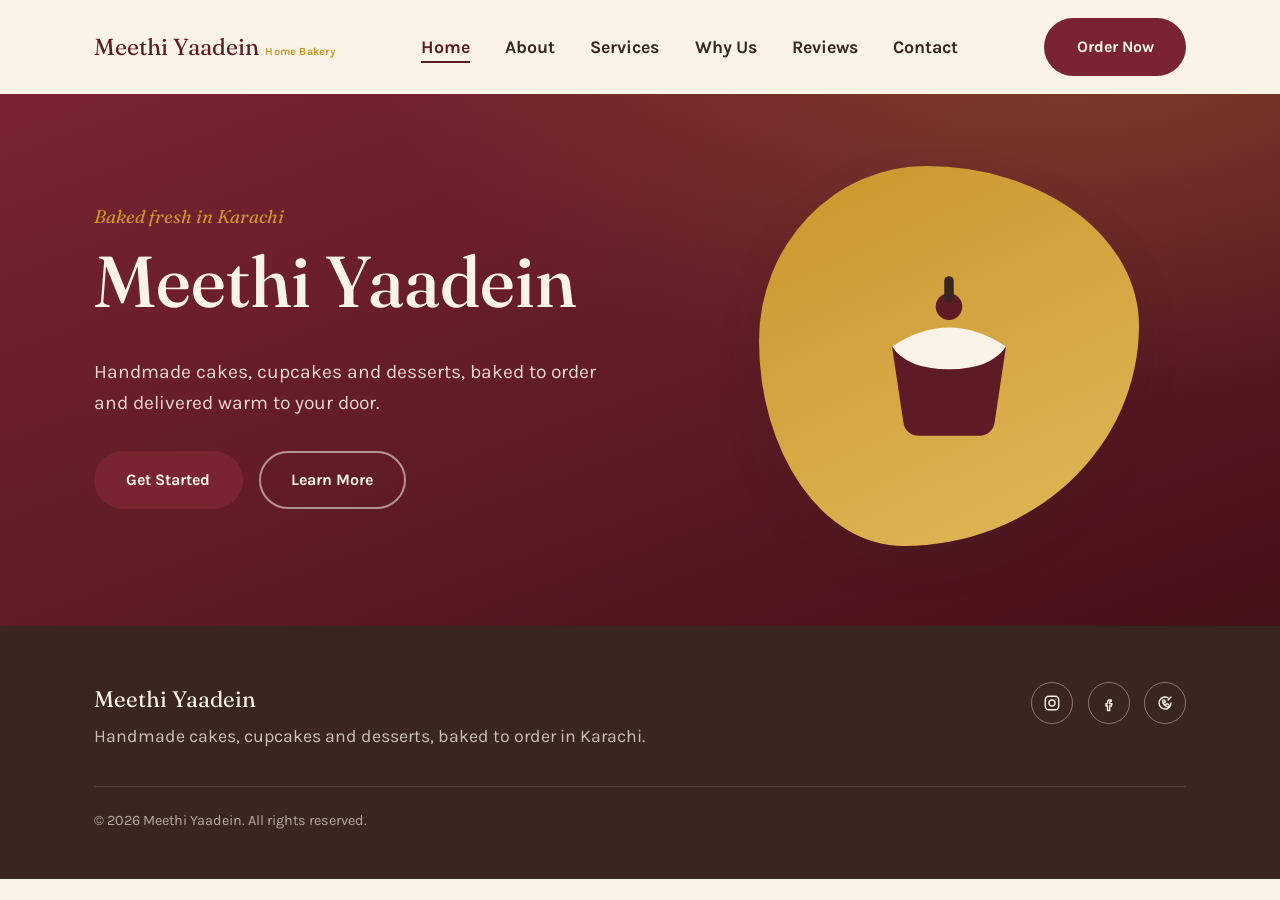
<file: index.html>
<!DOCTYPE html>
<html lang="en">
<head>
  <meta charset="UTF-8">
  <meta name="viewport" content="width=device-width, initial-scale=1.0">

  <title>Meethi Yaadein — Homemade Cakes & Desserts in Karachi</title>
  <meta name="description" content="Meethi Yaadein bakes custom birthday cakes, cupcakes and dessert tables by hand in Karachi, using real butter and no preservatives. Order online for doorstep delivery.">

  <meta property="og:title" content="Meethi Yaadein — Homemade Cakes & Desserts in Karachi">
  <meta property="og:description" content="Meethi Yaadein bakes custom birthday cakes, cupcakes and dessert tables by hand in Karachi, using real butter and no preservatives. Order online for doorstep delivery.">
  <meta property="og:type" content="website">
  <meta property="og:image" content="images/about-bakery.svg">

  <link rel="icon" type="image/svg+xml" href="images/favicon.svg">

  <link rel="preconnect" href="https://fonts.googleapis.com">
  <link rel="preconnect" href="https://fonts.gstatic.com" crossorigin>
  <link href="https://fonts.googleapis.com/css2?family=Fraunces:opsz,wght@9..144,500;9..144,600&family=Karla:wght@400;500;700&display=swap" rel="stylesheet">

  <link rel="stylesheet" href="style.css">
  <link rel="stylesheet" href="pages.css">
</head>
<body>

  <header class="site-header" id="siteHeader">
    <nav class="nav container" aria-label="Primary">
      <a href="index.html" class="brand">Meethi Yaadein <span>Home Bakery</span></a>

      <ul class="nav-links" id="navLinks">
        <li><a href="index.html" class="active" aria-current="page">Home</a></li>
        <li><a href="about.html">About</a></li>
        <li><a href="services.html">Services</a></li>
        <li><a href="why-us.html">Why Us</a></li>
        <li><a href="reviews.html">Reviews</a></li>
        <li><a href="contact.html">Contact</a></li>
      </ul>

      <a href="contact.html" class="btn btn-primary nav-cta">Order Now</a>

      <button class="nav-toggle" id="navToggle" aria-label="Toggle navigation menu" aria-expanded="false" aria-controls="navLinks">
        <span></span><span></span><span></span>
      </button>
    </nav>
  </header>

  <section class="hero" id="top">
    <div class="container">
      <div class="hero-copy">
        <p class="kicker">Baked fresh in Karachi</p>
        <h1>Meethi Yaadein</h1>
        <p class="hero-tagline">Handmade cakes, cupcakes and desserts, baked to order and delivered warm to your door.</p>
        <div class="hero-ctas">
          <a href="contact.html" class="btn btn-primary">Get Started</a>
          <a href="services.html" class="btn btn-secondary">Learn More</a>
        </div>
      </div>
      <div class="hero-art" aria-hidden="true">
        <div class="hero-blob">
          <svg class="hero-blob-icon" viewBox="0 0 120 120" xmlns="http://www.w3.org/2000/svg">
            <path d="M30 55 h60 l-6 40 a8 8 0 0 1 -8 7 h-32 a8 8 0 0 1 -8 -7 z" fill="#5E1B26"/>
            <path d="M30 55 q30 -20 60 0 q-8 12 -30 12 q-22 0 -30 -12z" fill="#FBF3E7"/>
            <circle cx="60" cy="34" r="7" fill="#5E1B26"/>
            <rect x="57.5" y="18" width="5" height="14" rx="2.5" fill="#3A2620"/>
          </svg>
        </div>
      </div>
    </div>
  </section>

  <footer class="site-footer">
    <div class="container">
      <div class="footer-top">
        <div>
          <p class="footer-brand">Meethi Yaadein</p>
          <p class="footer-tagline">Handmade cakes, cupcakes and desserts, baked to order in Karachi.</p>
        </div>
        <div class="social-links">
          <a href="#" aria-label="Meethi Yaadein on Instagram">
            <svg viewBox="0 0 24 24" fill="none" stroke="currentColor" stroke-width="1.8" stroke-linecap="round" stroke-linejoin="round" style="color:#FBF3E7"><rect x="3" y="3" width="18" height="18" rx="5"/><circle cx="12" cy="12" r="4"/><circle cx="17.2" cy="6.8" r="0.6" fill="currentColor" stroke="none"/></svg>
          </a>
          <a href="#" aria-label="Meethi Yaadein on Facebook">
            <svg viewBox="0 0 24 24" fill="none" stroke="currentColor" stroke-width="1.8" stroke-linecap="round" stroke-linejoin="round" style="color:#FBF3E7"><path d="M15 8h-2a3 3 0 0 0-3 3v2H8v3h2v6h3v-6h2.2l.8-3H13v-1.5A1 1 0 0 1 14 10h1z"/></svg>
          </a>
          <a href="#" aria-label="Meethi Yaadein on WhatsApp">
            <svg viewBox="0 0 24 24" fill="none" stroke="currentColor" stroke-width="1.8" stroke-linecap="round" stroke-linejoin="round" style="color:#FBF3E7"><path d="M20 12a8 8 0 1 1-3.6-6.7"/><path d="M20 4l-4 4"/><path d="M9 10.5c.3 1.8 2.2 3.7 4 4l1.2-1.2c.2-.2.5-.3.8-.2l2 .7c.3.1.5.4.5.7v1.6c0 .5-.4 1-1 1-4 0-8-4-8-8 0-.6.4-1 1-1h1.6c.3 0 .6.2.7.5l.7 2c.1.3 0 .6-.2.8z"/></svg>
          </a>
        </div>
      </div>
      <div class="footer-bottom">
        <p>© 2026 Meethi Yaadein. All rights reserved.</p>
      </div>
    </div>
  </footer>

  <script src="script.js"></script>
</body>
</html>
</file>
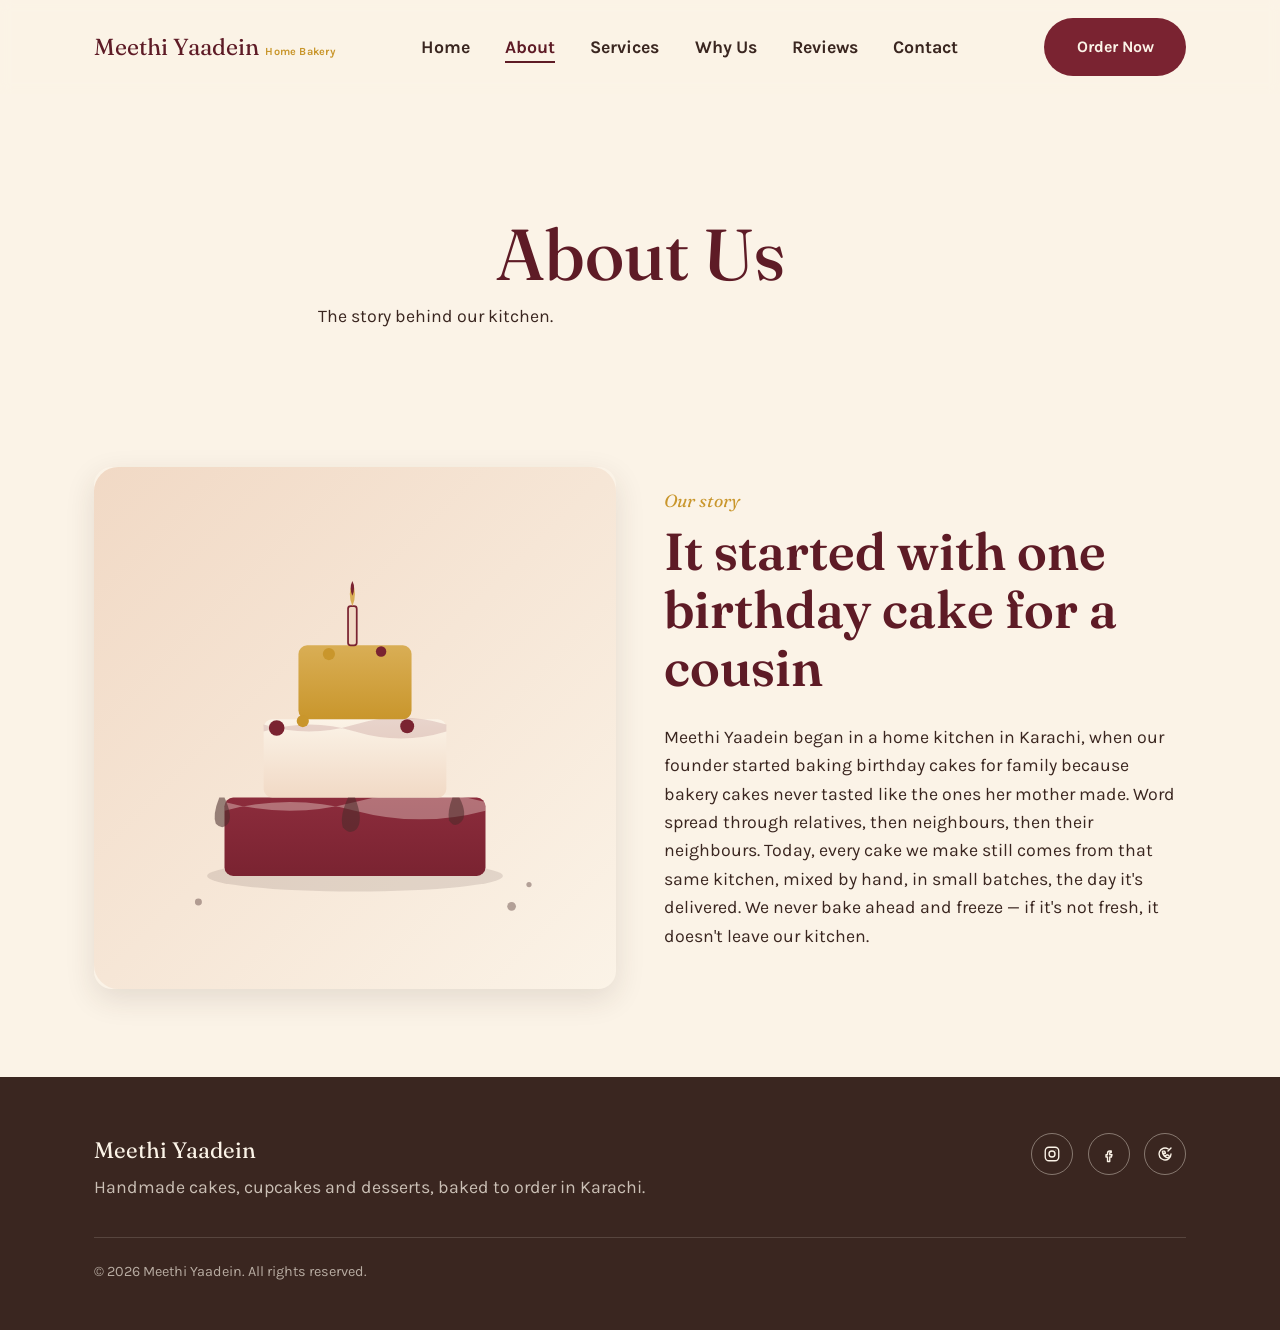
<file: about.html>
<!DOCTYPE html>
<html lang="en">
<head>
  <meta charset="UTF-8">
  <meta name="viewport" content="width=device-width, initial-scale=1.0">

  <title>About Us — Meethi Yaadein Home Bakery</title>
  <meta name="description" content="The story behind Meethi Yaadein, a Karachi home bakery baking fresh cakes by hand.">

  <meta property="og:title" content="About Us — Meethi Yaadein Home Bakery">
  <meta property="og:description" content="The story behind Meethi Yaadein, a Karachi home bakery baking fresh cakes by hand.">
  <meta property="og:type" content="website">
  <meta property="og:image" content="about-bakery.svg">

  <link rel="icon" type="image/svg+xml" href="favicon.svg">

  <link rel="preconnect" href="https://fonts.googleapis.com">
  <link rel="preconnect" href="https://fonts.gstatic.com" crossorigin>
  <link href="https://fonts.googleapis.com/css2?family=Fraunces:opsz,wght@9..144,500;9..144,600&family=Karla:wght@400;500;700&display=swap" rel="stylesheet">

  <link rel="stylesheet" href="style.css">
  <link rel="stylesheet" href="pages.css">
</head>
<body>

  <header class="site-header" id="siteHeader">
    <nav class="nav container" aria-label="Primary">
      <a href="index.html" class="brand">Meethi Yaadein <span>Home Bakery</span></a>

      <ul class="nav-links" id="navLinks">
        <li><a href="index.html">Home</a></li>
        <li><a href="about.html" class="active" aria-current="page">About</a></li>
        <li><a href="services.html">Services</a></li>
        <li><a href="why-us.html">Why Us</a></li>
        <li><a href="reviews.html">Reviews</a></li>
        <li><a href="contact.html">Contact</a></li>
      </ul>

      <a href="contact.html" class="btn btn-primary nav-cta">Order Now</a>

      <button class="nav-toggle" id="navToggle" aria-label="Toggle navigation menu" aria-expanded="false" aria-controls="navLinks">
        <span></span><span></span><span></span>
      </button>
    </nav>
  </header>

  <section class="page-hero">
    <div class="container">
      <h1>About Us</h1>
      <p>The story behind our kitchen.</p>
    </div>
  </section>
  <section class="about" id="about">
    <div class="container">
      <div class="about-media">
        <img src="about-bakery.svg" alt="Illustration of a three-tier birthday cake decorated with fresh berries and a lit candle, representing a Meethi Yaadein custom cake">
      </div>
      <div class="about-copy">
        <p class="label">Our story</p>
        <h2>It started with one birthday cake for a cousin</h2>
        <p>Meethi Yaadein began in a home kitchen in Karachi, when our founder started baking birthday cakes for family because bakery cakes never tasted like the ones her mother made. Word spread through relatives, then neighbours, then their neighbours. Today, every cake we make still comes from that same kitchen, mixed by hand, in small batches, the day it's delivered. We never bake ahead and freeze — if it's not fresh, it doesn't leave our kitchen.</p>
      </div>
    </div>
  </section>

  <footer class="site-footer">
    <div class="container">
      <div class="footer-top">
        <div>
          <p class="footer-brand">Meethi Yaadein</p>
          <p class="footer-tagline">Handmade cakes, cupcakes and desserts, baked to order in Karachi.</p>
        </div>
        <div class="social-links">
          <a href="#" aria-label="Meethi Yaadein on Instagram">
            <svg viewBox="0 0 24 24" fill="none" stroke="currentColor" stroke-width="1.8" stroke-linecap="round" stroke-linejoin="round" style="color:#FBF3E7"><rect x="3" y="3" width="18" height="18" rx="5"/><circle cx="12" cy="12" r="4"/><circle cx="17.2" cy="6.8" r="0.6" fill="currentColor" stroke="none"/></svg>
          </a>
          <a href="#" aria-label="Meethi Yaadein on Facebook">
            <svg viewBox="0 0 24 24" fill="none" stroke="currentColor" stroke-width="1.8" stroke-linecap="round" stroke-linejoin="round" style="color:#FBF3E7"><path d="M15 8h-2a3 3 0 0 0-3 3v2H8v3h2v6h3v-6h2.2l.8-3H13v-1.5A1 1 0 0 1 14 10h1z"/></svg>
          </a>
          <a href="#" aria-label="Meethi Yaadein on WhatsApp">
            <svg viewBox="0 0 24 24" fill="none" stroke="currentColor" stroke-width="1.8" stroke-linecap="round" stroke-linejoin="round" style="color:#FBF3E7"><path d="M20 12a8 8 0 1 1-3.6-6.7"/><path d="M20 4l-4 4"/><path d="M9 10.5c.3 1.8 2.2 3.7 4 4l1.2-1.2c.2-.2.5-.3.8-.2l2 .7c.3.1.5.4.5.7v1.6c0 .5-.4 1-1 1-4 0-8-4-8-8 0-.6.4-1 1-1h1.6c.3 0 .6.2.7.5l.7 2c.1.3 0 .6-.2.8z"/></svg>
          </a>
        </div>
      </div>
      <div class="footer-bottom">
        <p>© 2026 Meethi Yaadein. All rights reserved.</p>
      </div>
    </div>
  </footer>

  <script src="script.js"></script>
</body>
</html>
</file>
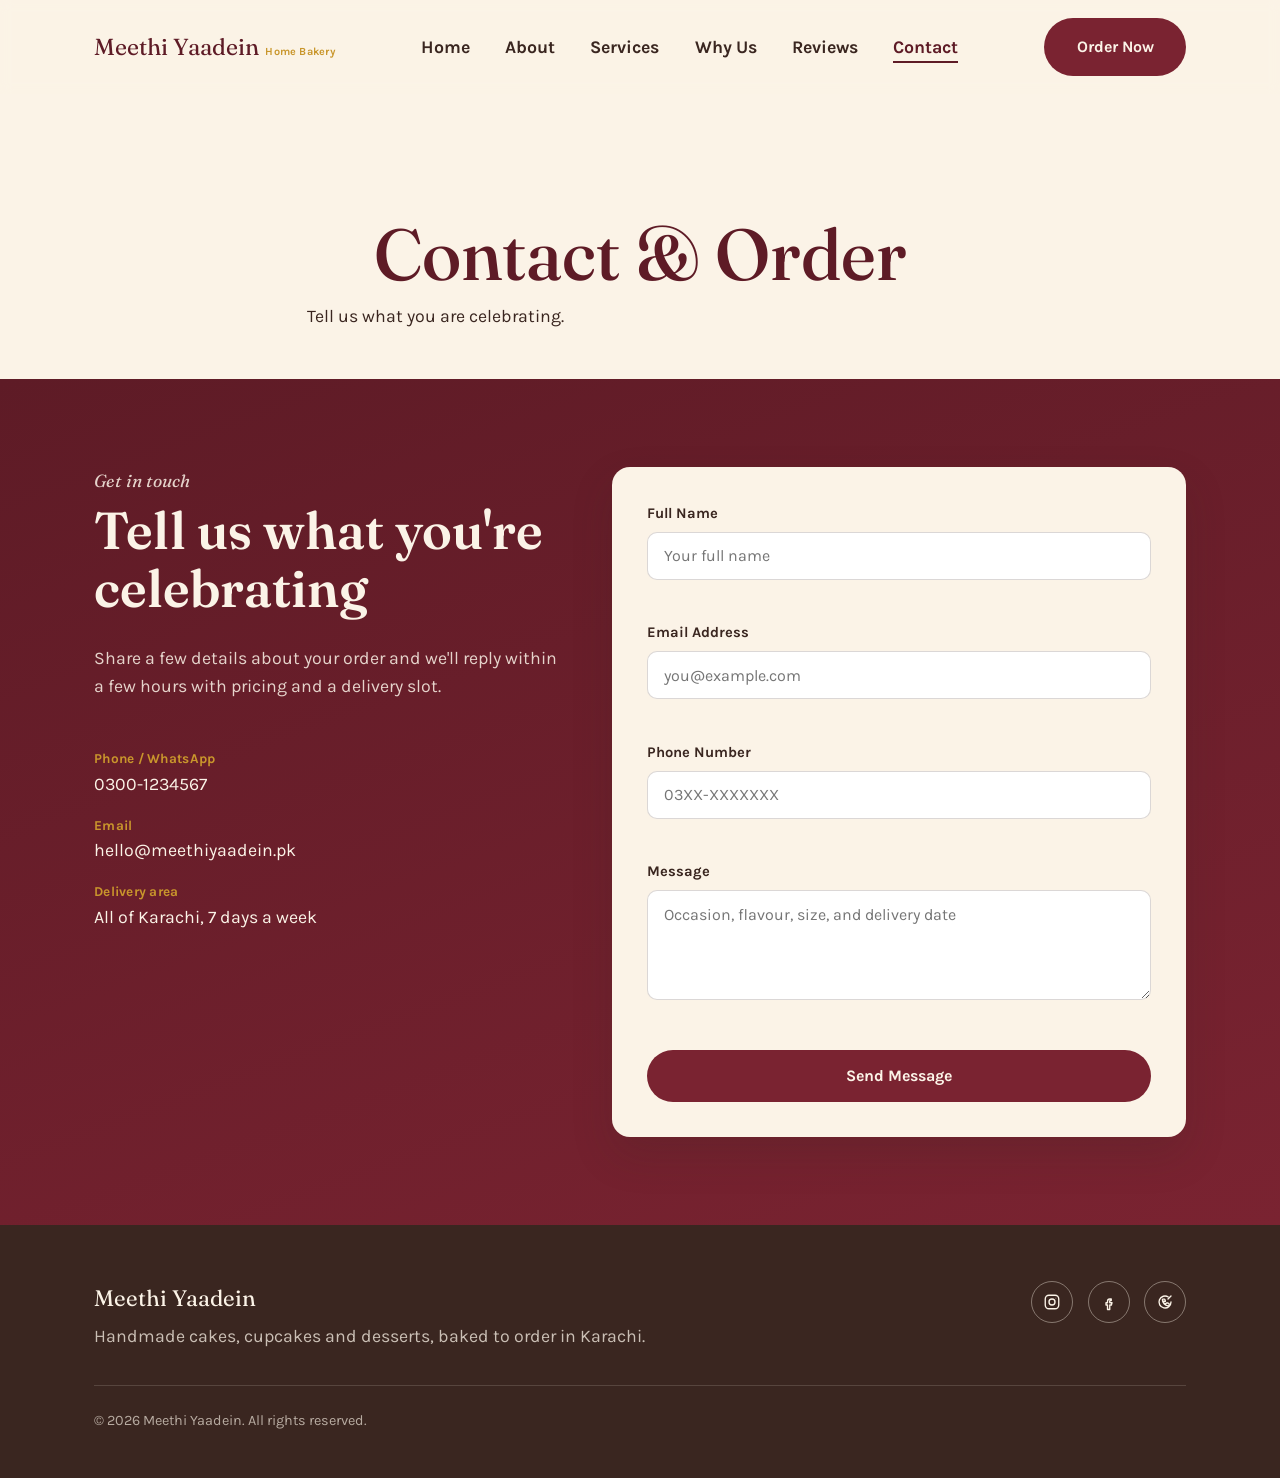
<file: contact.html>
<!DOCTYPE html>
<html lang="en">
<head>
  <meta charset="UTF-8">
  <meta name="viewport" content="width=device-width, initial-scale=1.0">

  <title>Contact & Order — Meethi Yaadein</title>
  <meta name="description" content="Send us your order details and we will reply within a few hours with pricing and a delivery slot.">

  <meta property="og:title" content="Contact & Order — Meethi Yaadein">
  <meta property="og:description" content="Send us your order details and we will reply within a few hours with pricing and a delivery slot.">
  <meta property="og:type" content="website">
  <meta property="og:image" content="images/about-bakery.svg">

  <link rel="icon" type="image/svg+xml" href="images/favicon.svg">

  <link rel="preconnect" href="https://fonts.googleapis.com">
  <link rel="preconnect" href="https://fonts.gstatic.com" crossorigin>
  <link href="https://fonts.googleapis.com/css2?family=Fraunces:opsz,wght@9..144,500;9..144,600&family=Karla:wght@400;500;700&display=swap" rel="stylesheet">

  <link rel="stylesheet" href="style.css">
  <link rel="stylesheet" href="pages.css">
</head>
<body>

  <header class="site-header" id="siteHeader">
    <nav class="nav container" aria-label="Primary">
      <a href="index.html" class="brand">Meethi Yaadein <span>Home Bakery</span></a>

      <ul class="nav-links" id="navLinks">
        <li><a href="index.html">Home</a></li>
        <li><a href="about.html">About</a></li>
        <li><a href="services.html">Services</a></li>
        <li><a href="why-us.html">Why Us</a></li>
        <li><a href="reviews.html">Reviews</a></li>
        <li><a href="contact.html" class="active" aria-current="page">Contact</a></li>
      </ul>

      <a href="contact.html" class="btn btn-primary nav-cta">Order Now</a>

      <button class="nav-toggle" id="navToggle" aria-label="Toggle navigation menu" aria-expanded="false" aria-controls="navLinks">
        <span></span><span></span><span></span>
      </button>
    </nav>
  </header>

  <section class="page-hero">
    <div class="container">
      <h1>Contact & Order</h1>
      <p>Tell us what you are celebrating.</p>
    </div>
  </section>
  <section class="contact" id="contact">
    <div class="container contact-wrap">
      <div class="contact-info">
        <div class="section-head">
          <p class="label">Get in touch</p>
          <h2>Tell us what you're celebrating</h2>
          <p>Share a few details about your order and we'll reply within a few hours with pricing and a delivery slot.</p>
        </div>
        <div class="contact-detail">
          <div>
            <strong>Phone / WhatsApp</strong>
            0300-1234567
          </div>
        </div>
        <div class="contact-detail">
          <div>
            <strong>Email</strong>
            hello@meethiyaadein.pk
          </div>
        </div>
        <div class="contact-detail">
          <div>
            <strong>Delivery area</strong>
            All of Karachi, 7 days a week
          </div>
        </div>
      </div>

      <div class="form-card">
        <form id="contactForm" novalidate>
          <div class="form-row">
            <label for="fullName">Full Name</label>
            <input type="text" id="fullName" name="fullName" placeholder="Your full name" required>
            <p class="form-error" data-error-for="fullName"></p>
          </div>
          <div class="form-row">
            <label for="email">Email Address</label>
            <input type="email" id="email" name="email" placeholder="you@example.com" required>
            <p class="form-error" data-error-for="email"></p>
          </div>
          <div class="form-row">
            <label for="phone">Phone Number</label>
            <input type="tel" id="phone" name="phone" placeholder="03XX-XXXXXXX" required>
            <p class="form-error" data-error-for="phone"></p>
          </div>
          <div class="form-row">
            <label for="message">Message</label>
            <textarea id="message" name="message" placeholder="Occasion, flavour, size, and delivery date" required></textarea>
            <p class="form-error" data-error-for="message"></p>
          </div>
          <button type="submit" class="btn btn-primary form-submit">Send Message</button>
        </form>

        <div class="form-success" id="formSuccess" role="status">
          <h3>Thank you, we've got it!</h3>
          <p>We'll reply by phone or email shortly to confirm your order.</p>
        </div>
      </div>
    </div>
  </section>

  <footer class="site-footer">
    <div class="container">
      <div class="footer-top">
        <div>
          <p class="footer-brand">Meethi Yaadein</p>
          <p class="footer-tagline">Handmade cakes, cupcakes and desserts, baked to order in Karachi.</p>
        </div>
        <div class="social-links">
          <a href="#" aria-label="Meethi Yaadein on Instagram">
            <svg viewBox="0 0 24 24" fill="none" stroke="currentColor" stroke-width="1.8" stroke-linecap="round" stroke-linejoin="round" style="color:#FBF3E7"><rect x="3" y="3" width="18" height="18" rx="5"/><circle cx="12" cy="12" r="4"/><circle cx="17.2" cy="6.8" r="0.6" fill="currentColor" stroke="none"/></svg>
          </a>
          <a href="#" aria-label="Meethi Yaadein on Facebook">
            <svg viewBox="0 0 24 24" fill="none" stroke="currentColor" stroke-width="1.8" stroke-linecap="round" stroke-linejoin="round" style="color:#FBF3E7"><path d="M15 8h-2a3 3 0 0 0-3 3v2H8v3h2v6h3v-6h2.2l.8-3H13v-1.5A1 1 0 0 1 14 10h1z"/></svg>
          </a>
          <a href="#" aria-label="Meethi Yaadein on WhatsApp">
            <svg viewBox="0 0 24 24" fill="none" stroke="currentColor" stroke-width="1.8" stroke-linecap="round" stroke-linejoin="round" style="color:#FBF3E7"><path d="M20 12a8 8 0 1 1-3.6-6.7"/><path d="M20 4l-4 4"/><path d="M9 10.5c.3 1.8 2.2 3.7 4 4l1.2-1.2c.2-.2.5-.3.8-.2l2 .7c.3.1.5.4.5.7v1.6c0 .5-.4 1-1 1-4 0-8-4-8-8 0-.6.4-1 1-1h1.6c.3 0 .6.2.7.5l.7 2c.1.3 0 .6-.2.8z"/></svg>
          </a>
        </div>
      </div>
      <div class="footer-bottom">
        <p>© 2026 Meethi Yaadein. All rights reserved.</p>
      </div>
    </div>
  </footer>

  <script src="script.js"></script>
</body>
</html>
</file>
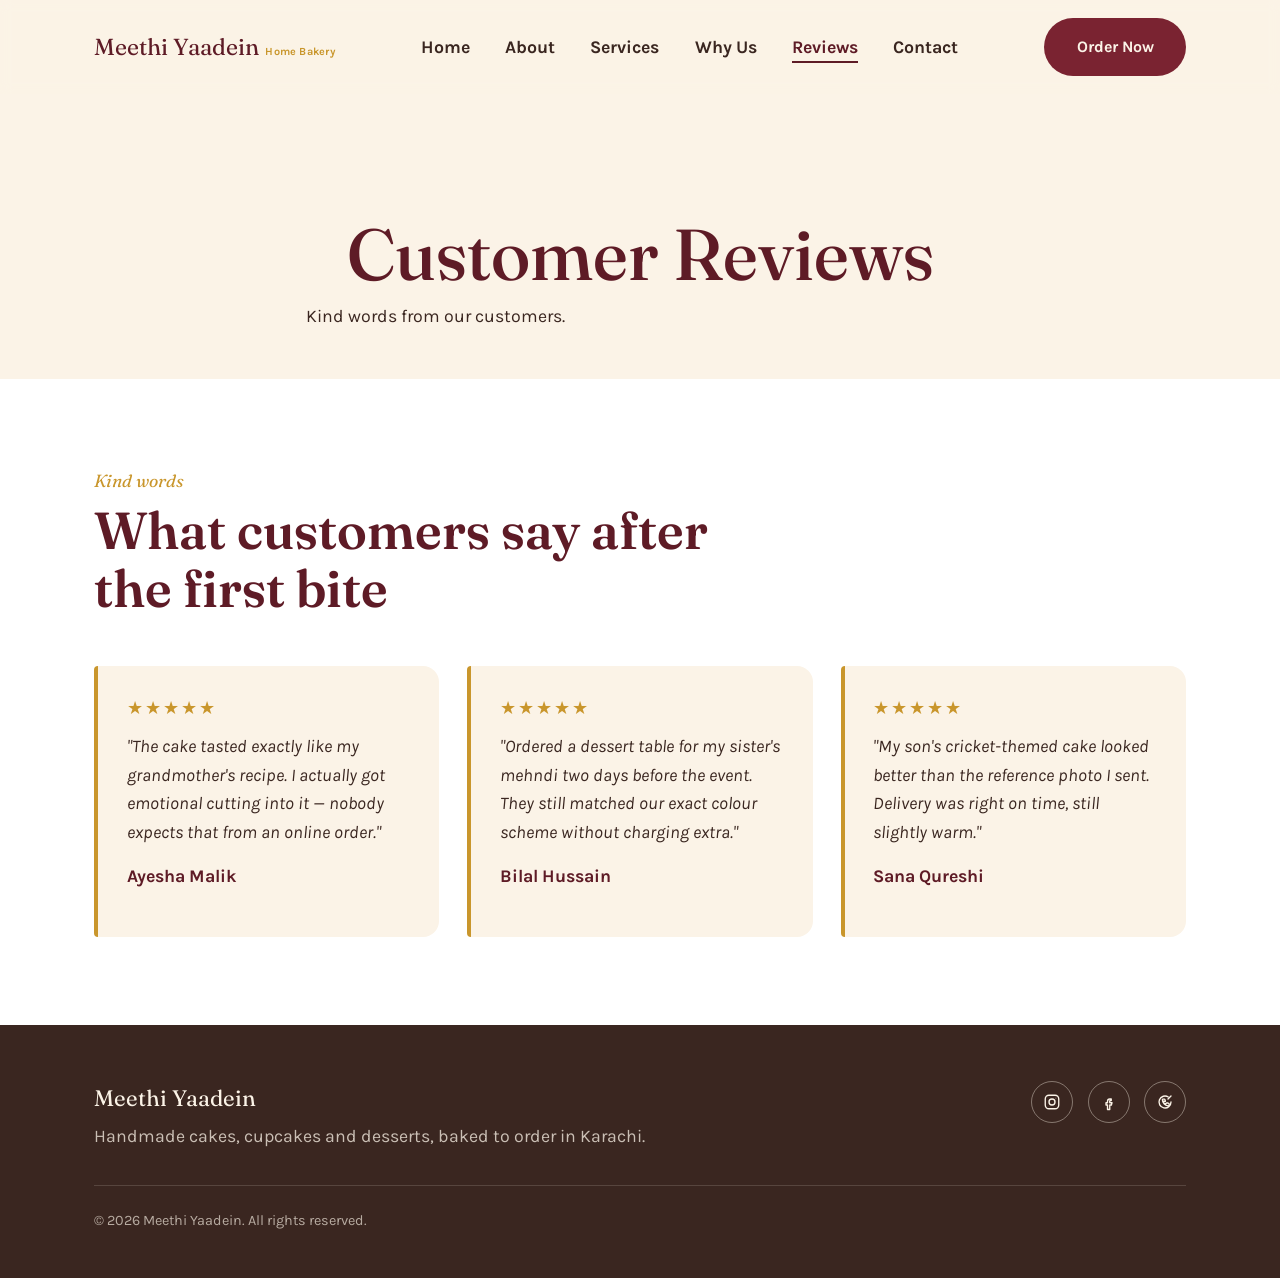
<file: reviews.html>
<!DOCTYPE html>
<html lang="en">
<head>
  <meta charset="UTF-8">
  <meta name="viewport" content="width=device-width, initial-scale=1.0">

  <title>Customer Reviews — Meethi Yaadein</title>
  <meta name="description" content="See what Karachi families say about Meethi Yaadein cakes and desserts.">

  <meta property="og:title" content="Customer Reviews — Meethi Yaadein">
  <meta property="og:description" content="See what Karachi families say about Meethi Yaadein cakes and desserts.">
  <meta property="og:type" content="website">
  <meta property="og:image" content="images/about-bakery.svg">

  <link rel="icon" type="image/svg+xml" href="images/favicon.svg">

  <link rel="preconnect" href="https://fonts.googleapis.com">
  <link rel="preconnect" href="https://fonts.gstatic.com" crossorigin>
  <link href="https://fonts.googleapis.com/css2?family=Fraunces:opsz,wght@9..144,500;9..144,600&family=Karla:wght@400;500;700&display=swap" rel="stylesheet">

  <link rel="stylesheet" href="style.css">
  <link rel="stylesheet" href="pages.css">
</head>
<body>

  <header class="site-header" id="siteHeader">
    <nav class="nav container" aria-label="Primary">
      <a href="index.html" class="brand">Meethi Yaadein <span>Home Bakery</span></a>

      <ul class="nav-links" id="navLinks">
        <li><a href="index.html">Home</a></li>
        <li><a href="about.html">About</a></li>
        <li><a href="services.html">Services</a></li>
        <li><a href="why-us.html">Why Us</a></li>
        <li><a href="reviews.html" class="active" aria-current="page">Reviews</a></li>
        <li><a href="contact.html">Contact</a></li>
      </ul>

      <a href="contact.html" class="btn btn-primary nav-cta">Order Now</a>

      <button class="nav-toggle" id="navToggle" aria-label="Toggle navigation menu" aria-expanded="false" aria-controls="navLinks">
        <span></span><span></span><span></span>
      </button>
    </nav>
  </header>

  <section class="page-hero">
    <div class="container">
      <h1>Customer Reviews</h1>
      <p>Kind words from our customers.</p>
    </div>
  </section>
  <section class="testimonials" id="testimonials">
    <div class="container">
      <div class="section-head">
        <p class="label">Kind words</p>
        <h2>What customers say after the first bite</h2>
      </div>
      <div class="review-grid">
        <article class="review-card">
          <div class="stars" aria-label="5 out of 5 stars">★★★★★</div>
          <p class="review-text">"The cake tasted exactly like my grandmother's recipe. I actually got emotional cutting into it — nobody expects that from an online order."</p>
          <p class="review-name">Ayesha Malik</p>
        </article>
        <article class="review-card">
          <div class="stars" aria-label="5 out of 5 stars">★★★★★</div>
          <p class="review-text">"Ordered a dessert table for my sister's mehndi two days before the event. They still matched our exact colour scheme without charging extra."</p>
          <p class="review-name">Bilal Hussain</p>
        </article>
        <article class="review-card">
          <div class="stars" aria-label="5 out of 5 stars">★★★★★</div>
          <p class="review-text">"My son's cricket-themed cake looked better than the reference photo I sent. Delivery was right on time, still slightly warm."</p>
          <p class="review-name">Sana Qureshi</p>
        </article>
      </div>
    </div>
  </section>

  <footer class="site-footer">
    <div class="container">
      <div class="footer-top">
        <div>
          <p class="footer-brand">Meethi Yaadein</p>
          <p class="footer-tagline">Handmade cakes, cupcakes and desserts, baked to order in Karachi.</p>
        </div>
        <div class="social-links">
          <a href="#" aria-label="Meethi Yaadein on Instagram">
            <svg viewBox="0 0 24 24" fill="none" stroke="currentColor" stroke-width="1.8" stroke-linecap="round" stroke-linejoin="round" style="color:#FBF3E7"><rect x="3" y="3" width="18" height="18" rx="5"/><circle cx="12" cy="12" r="4"/><circle cx="17.2" cy="6.8" r="0.6" fill="currentColor" stroke="none"/></svg>
          </a>
          <a href="#" aria-label="Meethi Yaadein on Facebook">
            <svg viewBox="0 0 24 24" fill="none" stroke="currentColor" stroke-width="1.8" stroke-linecap="round" stroke-linejoin="round" style="color:#FBF3E7"><path d="M15 8h-2a3 3 0 0 0-3 3v2H8v3h2v6h3v-6h2.2l.8-3H13v-1.5A1 1 0 0 1 14 10h1z"/></svg>
          </a>
          <a href="#" aria-label="Meethi Yaadein on WhatsApp">
            <svg viewBox="0 0 24 24" fill="none" stroke="currentColor" stroke-width="1.8" stroke-linecap="round" stroke-linejoin="round" style="color:#FBF3E7"><path d="M20 12a8 8 0 1 1-3.6-6.7"/><path d="M20 4l-4 4"/><path d="M9 10.5c.3 1.8 2.2 3.7 4 4l1.2-1.2c.2-.2.5-.3.8-.2l2 .7c.3.1.5.4.5.7v1.6c0 .5-.4 1-1 1-4 0-8-4-8-8 0-.6.4-1 1-1h1.6c.3 0 .6.2.7.5l.7 2c.1.3 0 .6-.2.8z"/></svg>
          </a>
        </div>
      </div>
      <div class="footer-bottom">
        <p>© 2026 Meethi Yaadein. All rights reserved.</p>
      </div>
    </div>
  </footer>

  <script src="script.js"></script>
</body>
</html>
</file>
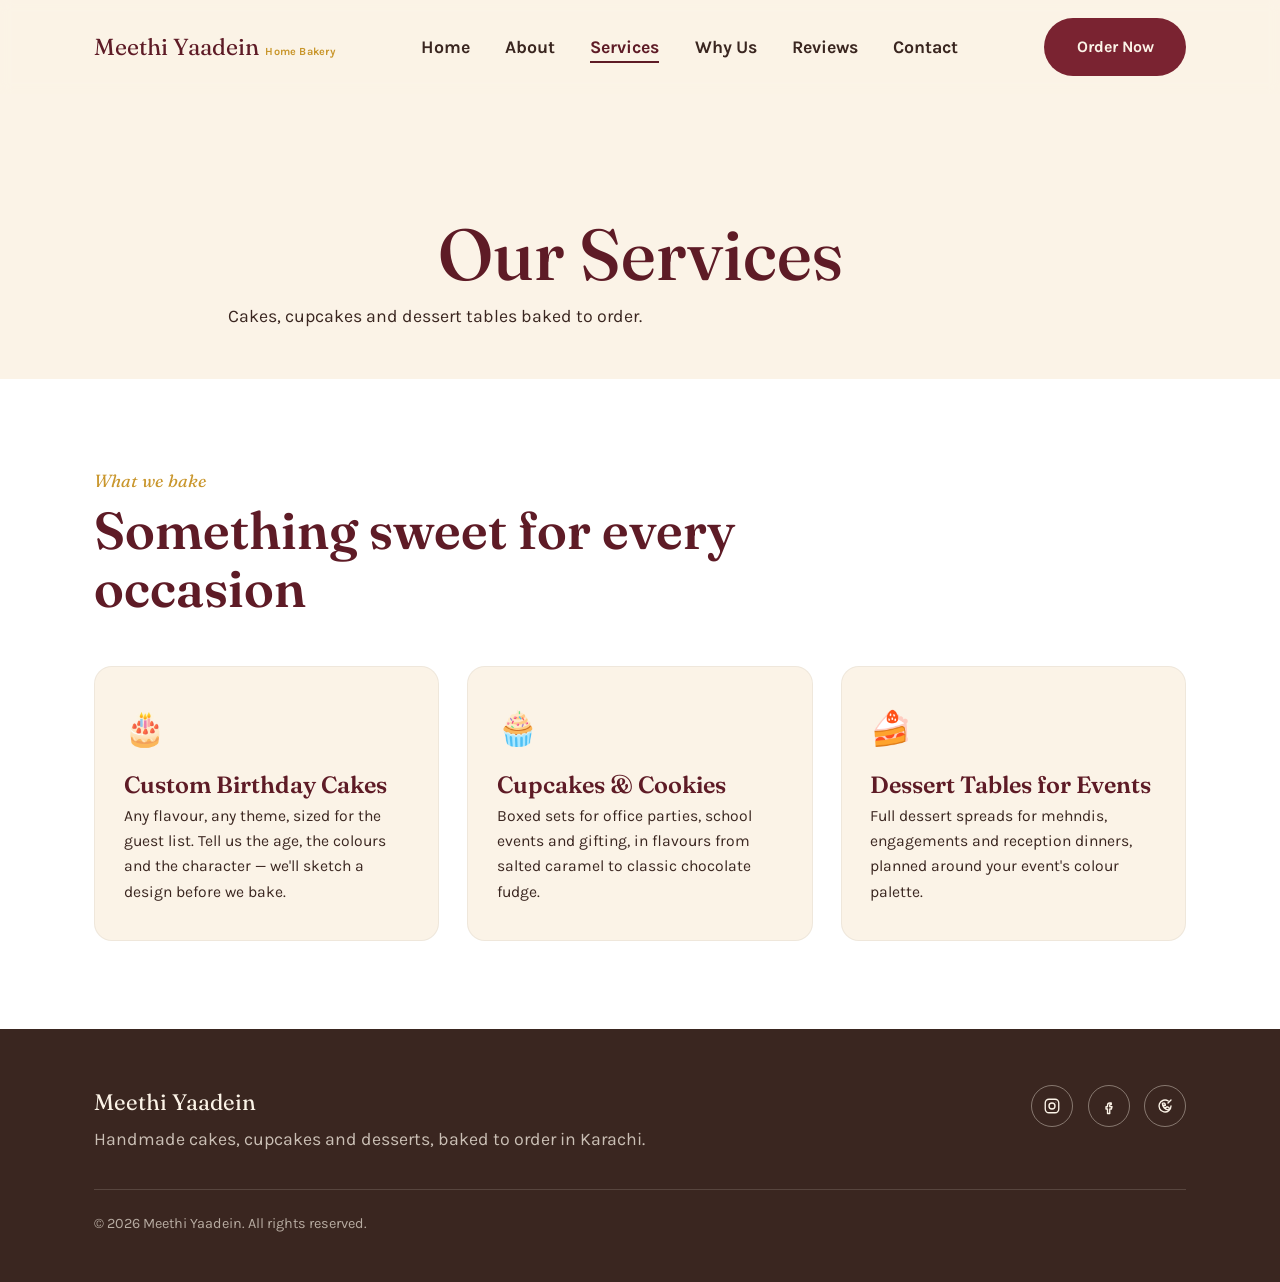
<file: services.html>
<!DOCTYPE html>
<html lang="en">
<head>
  <meta charset="UTF-8">
  <meta name="viewport" content="width=device-width, initial-scale=1.0">

  <title>Our Services — Meethi Yaadein</title>
  <meta name="description" content="Custom birthday cakes, cupcakes and cookies, and dessert tables for events in Karachi.">

  <meta property="og:title" content="Our Services — Meethi Yaadein">
  <meta property="og:description" content="Custom birthday cakes, cupcakes and cookies, and dessert tables for events in Karachi.">
  <meta property="og:type" content="website">
  <meta property="og:image" content="images/about-bakery.svg">

  <link rel="icon" type="image/svg+xml" href="images/favicon.svg">

  <link rel="preconnect" href="https://fonts.googleapis.com">
  <link rel="preconnect" href="https://fonts.gstatic.com" crossorigin>
  <link href="https://fonts.googleapis.com/css2?family=Fraunces:opsz,wght@9..144,500;9..144,600&family=Karla:wght@400;500;700&display=swap" rel="stylesheet">

  <link rel="stylesheet" href="style.css">
  <link rel="stylesheet" href="pages.css">
</head>
<body>

  <header class="site-header" id="siteHeader">
    <nav class="nav container" aria-label="Primary">
      <a href="index.html" class="brand">Meethi Yaadein <span>Home Bakery</span></a>

      <ul class="nav-links" id="navLinks">
        <li><a href="index.html">Home</a></li>
        <li><a href="about.html">About</a></li>
        <li><a href="services.html" class="active" aria-current="page">Services</a></li>
        <li><a href="why-us.html">Why Us</a></li>
        <li><a href="reviews.html">Reviews</a></li>
        <li><a href="contact.html">Contact</a></li>
      </ul>

      <a href="contact.html" class="btn btn-primary nav-cta">Order Now</a>

      <button class="nav-toggle" id="navToggle" aria-label="Toggle navigation menu" aria-expanded="false" aria-controls="navLinks">
        <span></span><span></span><span></span>
      </button>
    </nav>
  </header>

  <section class="page-hero">
    <div class="container">
      <h1>Our Services</h1>
      <p>Cakes, cupcakes and dessert tables baked to order.</p>
    </div>
  </section>
  <section class="services" id="services">
    <div class="container">
      <div class="section-head">
        <p class="label">What we bake</p>
        <h2>Something sweet for every occasion</h2>
      </div>
      <div class="card-grid">
        <article class="service-card">
          <div class="service-icon" aria-hidden="true">🎂</div>
          <h3>Custom Birthday Cakes</h3>
          <p>Any flavour, any theme, sized for the guest list. Tell us the age, the colours and the character — we'll sketch a design before we bake.</p>
        </article>
        <article class="service-card">
          <div class="service-icon" aria-hidden="true">🧁</div>
          <h3>Cupcakes & Cookies</h3>
          <p>Boxed sets for office parties, school events and gifting, in flavours from salted caramel to classic chocolate fudge.</p>
        </article>
        <article class="service-card">
          <div class="service-icon" aria-hidden="true">🍰</div>
          <h3>Dessert Tables for Events</h3>
          <p>Full dessert spreads for mehndis, engagements and reception dinners, planned around your event's colour palette.</p>
        </article>
      </div>
    </div>
  </section>

  <footer class="site-footer">
    <div class="container">
      <div class="footer-top">
        <div>
          <p class="footer-brand">Meethi Yaadein</p>
          <p class="footer-tagline">Handmade cakes, cupcakes and desserts, baked to order in Karachi.</p>
        </div>
        <div class="social-links">
          <a href="#" aria-label="Meethi Yaadein on Instagram">
            <svg viewBox="0 0 24 24" fill="none" stroke="currentColor" stroke-width="1.8" stroke-linecap="round" stroke-linejoin="round" style="color:#FBF3E7"><rect x="3" y="3" width="18" height="18" rx="5"/><circle cx="12" cy="12" r="4"/><circle cx="17.2" cy="6.8" r="0.6" fill="currentColor" stroke="none"/></svg>
          </a>
          <a href="#" aria-label="Meethi Yaadein on Facebook">
            <svg viewBox="0 0 24 24" fill="none" stroke="currentColor" stroke-width="1.8" stroke-linecap="round" stroke-linejoin="round" style="color:#FBF3E7"><path d="M15 8h-2a3 3 0 0 0-3 3v2H8v3h2v6h3v-6h2.2l.8-3H13v-1.5A1 1 0 0 1 14 10h1z"/></svg>
          </a>
          <a href="#" aria-label="Meethi Yaadein on WhatsApp">
            <svg viewBox="0 0 24 24" fill="none" stroke="currentColor" stroke-width="1.8" stroke-linecap="round" stroke-linejoin="round" style="color:#FBF3E7"><path d="M20 12a8 8 0 1 1-3.6-6.7"/><path d="M20 4l-4 4"/><path d="M9 10.5c.3 1.8 2.2 3.7 4 4l1.2-1.2c.2-.2.5-.3.8-.2l2 .7c.3.1.5.4.5.7v1.6c0 .5-.4 1-1 1-4 0-8-4-8-8 0-.6.4-1 1-1h1.6c.3 0 .6.2.7.5l.7 2c.1.3 0 .6-.2.8z"/></svg>
          </a>
        </div>
      </div>
      <div class="footer-bottom">
        <p>© 2026 Meethi Yaadein. All rights reserved.</p>
      </div>
    </div>
  </footer>

  <script src="script.js"></script>
</body>
</html>
</file>
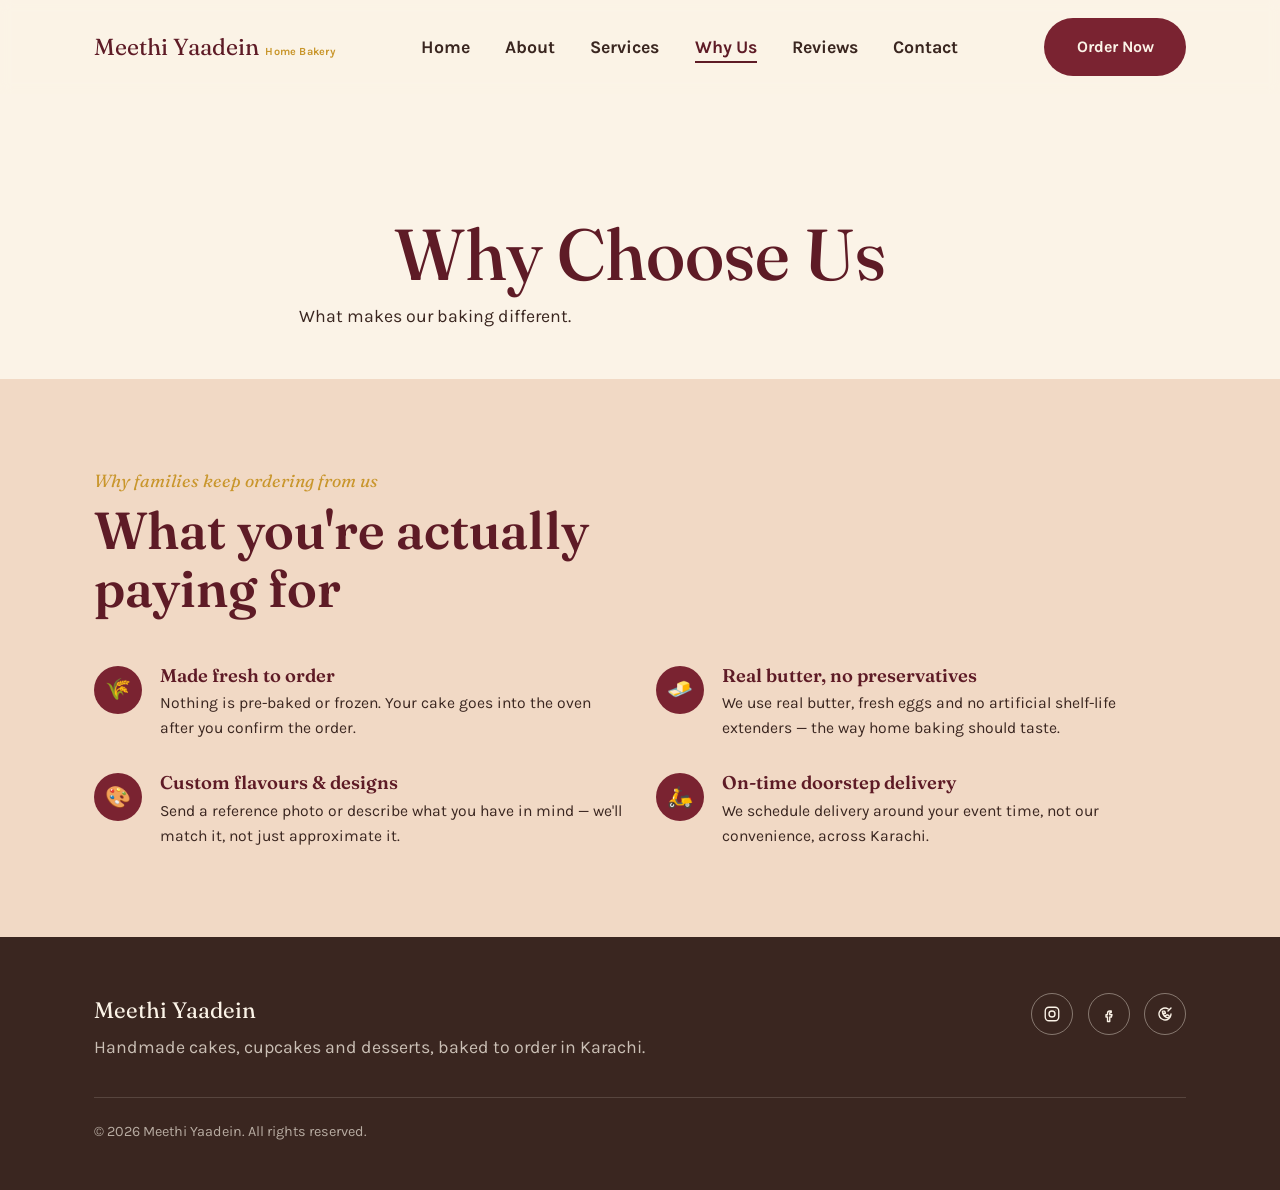
<file: why-us.html>
<!DOCTYPE html>
<html lang="en">
<head>
  <meta charset="UTF-8">
  <meta name="viewport" content="width=device-width, initial-scale=1.0">

  <title>Why Choose Us — Meethi Yaadein</title>
  <meta name="description" content="Fresh to order, real butter, custom designs and on-time delivery across Karachi.">

  <meta property="og:title" content="Why Choose Us — Meethi Yaadein">
  <meta property="og:description" content="Fresh to order, real butter, custom designs and on-time delivery across Karachi.">
  <meta property="og:type" content="website">
  <meta property="og:image" content="images/about-bakery.svg">

  <link rel="icon" type="image/svg+xml" href="images/favicon.svg">

  <link rel="preconnect" href="https://fonts.googleapis.com">
  <link rel="preconnect" href="https://fonts.gstatic.com" crossorigin>
  <link href="https://fonts.googleapis.com/css2?family=Fraunces:opsz,wght@9..144,500;9..144,600&family=Karla:wght@400;500;700&display=swap" rel="stylesheet">

  <link rel="stylesheet" href="style.css">
  <link rel="stylesheet" href="pages.css">
</head>
<body>

  <header class="site-header" id="siteHeader">
    <nav class="nav container" aria-label="Primary">
      <a href="index.html" class="brand">Meethi Yaadein <span>Home Bakery</span></a>

      <ul class="nav-links" id="navLinks">
        <li><a href="index.html">Home</a></li>
        <li><a href="about.html">About</a></li>
        <li><a href="services.html">Services</a></li>
        <li><a href="why-us.html" class="active" aria-current="page">Why Us</a></li>
        <li><a href="reviews.html">Reviews</a></li>
        <li><a href="contact.html">Contact</a></li>
      </ul>

      <a href="contact.html" class="btn btn-primary nav-cta">Order Now</a>

      <button class="nav-toggle" id="navToggle" aria-label="Toggle navigation menu" aria-expanded="false" aria-controls="navLinks">
        <span></span><span></span><span></span>
      </button>
    </nav>
  </header>

  <section class="page-hero">
    <div class="container">
      <h1>Why Choose Us</h1>
      <p>What makes our baking different.</p>
    </div>
  </section>
  <section class="why" id="why">
    <div class="container">
      <div class="section-head">
        <p class="label">Why families keep ordering from us</p>
        <h2>What you're actually paying for</h2>
      </div>
      <div class="why-grid">
        <div class="why-item">
          <div class="why-icon" aria-hidden="true">🌾</div>
          <div>
            <h3>Made fresh to order</h3>
            <p>Nothing is pre-baked or frozen. Your cake goes into the oven after you confirm the order.</p>
          </div>
        </div>
        <div class="why-item">
          <div class="why-icon" aria-hidden="true">🧈</div>
          <div>
            <h3>Real butter, no preservatives</h3>
            <p>We use real butter, fresh eggs and no artificial shelf-life extenders — the way home baking should taste.</p>
          </div>
        </div>
        <div class="why-item">
          <div class="why-icon" aria-hidden="true">🎨</div>
          <div>
            <h3>Custom flavours & designs</h3>
            <p>Send a reference photo or describe what you have in mind — we'll match it, not just approximate it.</p>
          </div>
        </div>
        <div class="why-item">
          <div class="why-icon" aria-hidden="true">🛵</div>
          <div>
            <h3>On-time doorstep delivery</h3>
            <p>We schedule delivery around your event time, not our convenience, across Karachi.</p>
          </div>
        </div>
      </div>
    </div>
  </section>

  <footer class="site-footer">
    <div class="container">
      <div class="footer-top">
        <div>
          <p class="footer-brand">Meethi Yaadein</p>
          <p class="footer-tagline">Handmade cakes, cupcakes and desserts, baked to order in Karachi.</p>
        </div>
        <div class="social-links">
          <a href="#" aria-label="Meethi Yaadein on Instagram">
            <svg viewBox="0 0 24 24" fill="none" stroke="currentColor" stroke-width="1.8" stroke-linecap="round" stroke-linejoin="round" style="color:#FBF3E7"><rect x="3" y="3" width="18" height="18" rx="5"/><circle cx="12" cy="12" r="4"/><circle cx="17.2" cy="6.8" r="0.6" fill="currentColor" stroke="none"/></svg>
          </a>
          <a href="#" aria-label="Meethi Yaadein on Facebook">
            <svg viewBox="0 0 24 24" fill="none" stroke="currentColor" stroke-width="1.8" stroke-linecap="round" stroke-linejoin="round" style="color:#FBF3E7"><path d="M15 8h-2a3 3 0 0 0-3 3v2H8v3h2v6h3v-6h2.2l.8-3H13v-1.5A1 1 0 0 1 14 10h1z"/></svg>
          </a>
          <a href="#" aria-label="Meethi Yaadein on WhatsApp">
            <svg viewBox="0 0 24 24" fill="none" stroke="currentColor" stroke-width="1.8" stroke-linecap="round" stroke-linejoin="round" style="color:#FBF3E7"><path d="M20 12a8 8 0 1 1-3.6-6.7"/><path d="M20 4l-4 4"/><path d="M9 10.5c.3 1.8 2.2 3.7 4 4l1.2-1.2c.2-.2.5-.3.8-.2l2 .7c.3.1.5.4.5.7v1.6c0 .5-.4 1-1 1-4 0-8-4-8-8 0-.6.4-1 1-1h1.6c.3 0 .6.2.7.5l.7 2c.1.3 0 .6-.2.8z"/></svg>
          </a>
        </div>
      </div>
      <div class="footer-bottom">
        <p>© 2026 Meethi Yaadein. All rights reserved.</p>
      </div>
    </div>
  </footer>

  <script src="script.js"></script>
</body>
</html>
</file>
<file: style.css>
/* =========================================================
   Meethi Yaadein — Home Bakery Landing Page
   ========================================================= */

:root {
  /* Colors */
  --color-cream: #FBF3E7;
  --color-blush: #F1D9C5;
  --color-burgundy: #7A2331;
  --color-burgundy-deep: #5E1B26;
  --color-gold: #C9962C;
  --color-choc: #3A2620;
  --color-white: #FFFFFF;

  /* Type */
  --font-display: 'Fraunces', Georgia, 'Times New Roman', serif;
  --font-body: 'Karla', -apple-system, Segoe UI, sans-serif;

  --step-0: clamp(1rem, 0.95rem + 0.2vw, 1.125rem);
  --step-1: clamp(1.25rem, 1.15rem + 0.4vw, 1.5rem);
  --step-2: clamp(1.75rem, 1.5rem + 1vw, 2.25rem);
  --step-3: clamp(2.25rem, 1.8rem + 2vw, 3.25rem);
  --step-4: clamp(2.75rem, 2rem + 3.2vw, 4.5rem);

  --container: 1140px;
  --radius-soft: 18px;
  --radius-pill: 999px;

  --shadow-soft: 0 10px 30px rgba(58, 38, 32, 0.12);
  --shadow-lift: 0 18px 40px rgba(58, 38, 32, 0.18);
}

* { box-sizing: border-box; }
html { scroll-behavior: smooth; }

body {
  margin: 0;
  font-family: var(--font-body);
  font-size: var(--step-0);
  line-height: 1.6;
  color: var(--color-choc);
  background: var(--color-cream);
}

img { max-width: 100%; display: block; }

h1, h2, h3 {
  font-family: var(--font-display);
  font-weight: 600;
  line-height: 1.12;
  margin: 0 0 0.5em;
  color: var(--color-burgundy-deep);
}

h1 { font-size: var(--step-4); font-weight: 500; }
h2 { font-size: var(--step-3); }
h3 { font-size: var(--step-1); }

p { margin: 0 0 1em; max-width: 62ch; }

a { color: inherit; text-decoration: none; }

.container {
  max-width: var(--container);
  margin-inline: auto;
  padding-inline: 1.5rem;
}

section { padding: 5.5rem 0; }

.eyebrow-free-label { /* placeholder guard, unused */ }

:focus-visible {
  outline: 3px solid var(--color-gold);
  outline-offset: 3px;
}

@media (prefers-reduced-motion: reduce) {
  * { animation-duration: 0.001ms !important; transition-duration: 0.001ms !important; scroll-behavior: auto !important; }
}

/* ---------- Buttons ---------- */
.btn {
  display: inline-flex;
  align-items: center;
  justify-content: center;
  padding: 0.9rem 1.9rem;
  border-radius: var(--radius-pill);
  font-family: var(--font-body);
  font-weight: 700;
  font-size: 1rem;
  border: 2px solid transparent;
  cursor: pointer;
  transition: transform 0.18s ease, box-shadow 0.18s ease, background-color 0.18s ease, color 0.18s ease;
}

.btn-primary {
  background: var(--color-burgundy);
  color: var(--color-cream);
}
.btn-primary:hover {
  background: var(--color-burgundy-deep);
  transform: translateY(-2px);
  box-shadow: var(--shadow-soft);
}

.btn-secondary {
  background: transparent;
  color: var(--color-burgundy-deep);
  border-color: var(--color-burgundy-deep);
}
.btn-secondary:hover {
  background: var(--color-burgundy-deep);
  color: var(--color-cream);
  transform: translateY(-2px);
}

/* ---------- Header / Nav ---------- */
.site-header {
  position: sticky;
  top: 0;
  z-index: 50;
  background: rgba(251, 243, 231, 0.92);
  backdrop-filter: blur(6px);
  transition: box-shadow 0.25s ease;
}
.site-header.is-scrolled {
  box-shadow: 0 4px 18px rgba(58, 38, 32, 0.1);
}

.nav {
  display: flex;
  align-items: center;
  justify-content: space-between;
  padding-block: 1.1rem;
}

.brand {
  font-family: var(--font-display);
  font-size: 1.45rem;
  color: var(--color-burgundy-deep);
  display: flex;
  align-items: baseline;
  gap: 0.4rem;
}
.brand span {
  font-family: var(--font-body);
  font-size: 0.68rem;
  letter-spacing: 0.02em;
  color: var(--color-gold);
  font-weight: 700;
}

.nav-links {
  display: flex;
  gap: 2.2rem;
  list-style: none;
  margin: 0;
  padding: 0;
}

.nav-links a {
  position: relative;
  font-weight: 700;
  padding-bottom: 4px;
}
.nav-links a::after {
  content: "";
  position: absolute;
  left: 0; bottom: 0;
  width: 0%;
  height: 2px;
  background: var(--color-gold);
  transition: width 0.25s ease;
}
.nav-links a:hover::after,
.nav-links a:focus-visible::after {
  width: 100%;
}

.nav-cta { display: none; }
@media (min-width: 900px) {
  .nav-cta { display: inline-flex; }
}

.nav-toggle {
  display: flex;
  flex-direction: column;
  gap: 5px;
  background: none;
  border: none;
  cursor: pointer;
  padding: 8px;
}
.nav-toggle span {
  width: 26px;
  height: 2px;
  background: var(--color-burgundy-deep);
  transition: transform 0.25s ease, opacity 0.25s ease;
}
.nav-toggle.is-open span:nth-child(1) { transform: translateY(7px) rotate(45deg); }
.nav-toggle.is-open span:nth-child(2) { opacity: 0; }
.nav-toggle.is-open span:nth-child(3) { transform: translateY(-7px) rotate(-45deg); }

@media (min-width: 900px) {
  .nav-toggle { display: none; }
}

@media (max-width: 899px) {
  .nav-links {
    position: absolute;
    top: 100%;
    left: 0;
    right: 0;
    flex-direction: column;
    background: var(--color-cream);
    padding: 1.5rem;
    gap: 1.2rem;
    box-shadow: 0 12px 24px rgba(58,38,32,0.12);
    max-height: 0;
    overflow: hidden;
    transition: max-height 0.3s ease, padding 0.3s ease;
  }
  .nav-links.is-open {
    max-height: 320px;
    padding: 1.5rem;
  }
}

/* ---------- Hero ---------- */
.hero {
  position: relative;
  overflow: hidden;
  padding-top: 4.5rem;
  padding-bottom: 5rem;
  background:
    radial-gradient(1200px 600px at 85% -10%, rgba(201,150,44,0.25), transparent 60%),
    linear-gradient(160deg, var(--color-burgundy) 0%, var(--color-burgundy-deep) 55%, #451017 100%);
  color: var(--color-cream);
}

.hero .container {
  display: grid;
  grid-template-columns: 1fr;
  gap: 2.5rem;
  align-items: center;
}
@media (min-width: 900px) {
  .hero .container { grid-template-columns: 1.1fr 0.9fr; }
}

.hero-copy .kicker {
  color: var(--color-gold);
  font-family: var(--font-display);
  font-style: italic;
  font-size: 1.15rem;
  margin-bottom: 0.6rem;
}

.hero h1 { color: var(--color-cream); }

.hero-tagline {
  font-size: 1.2rem;
  color: rgba(251,243,231,0.88);
  max-width: 46ch;
}

.hero-ctas {
  display: flex;
  gap: 1rem;
  flex-wrap: wrap;
  margin-top: 2rem;
}
.hero .btn-secondary {
  color: var(--color-cream);
  border-color: rgba(251,243,231,0.55);
}
.hero .btn-secondary:hover {
  background: var(--color-cream);
  color: var(--color-burgundy-deep);
}

.hero-art {
  position: relative;
  display: flex;
  justify-content: center;
}
.hero-blob {
  position: relative;
  width: 100%;
  max-width: 380px;
  aspect-ratio: 1 / 1;
  border-radius: 44% 56% 62% 38% / 46% 42% 58% 54%;
  background: linear-gradient(155deg, var(--color-gold), #e0b859);
  display: flex;
  align-items: center;
  justify-content: center;
  box-shadow: var(--shadow-lift);
}
.hero-blob-icon {
  width: 60%;
}

/* ---------- About ---------- */
.about .container {
  display: grid;
  grid-template-columns: 1fr;
  gap: 3rem;
  align-items: center;
}
@media (min-width: 860px) {
  .about .container { grid-template-columns: 1fr 1fr; }
  .about.reverse .container { grid-template-columns: 1fr 1fr; }
}

.about-media img {
  border-radius: var(--radius-soft);
  box-shadow: var(--shadow-soft);
}

.about-copy .label {
  font-family: var(--font-display);
  font-style: italic;
  color: var(--color-gold);
  font-size: 1.1rem;
  margin-bottom: 0.4rem;
}

/* ---------- Services ---------- */
.services { background: var(--color-white); }

.section-head {
  max-width: 60ch;
  margin-bottom: 3rem;
}
.section-head .label {
  font-family: var(--font-display);
  font-style: italic;
  color: var(--color-gold);
  font-size: 1.1rem;
  margin-bottom: 0.4rem;
}

.card-grid {
  display: grid;
  grid-template-columns: 1fr;
  gap: 1.75rem;
}
@media (min-width: 720px) {
  .card-grid { grid-template-columns: repeat(3, 1fr); }
}

.service-card {
  background: var(--color-cream);
  border-radius: var(--radius-soft);
  padding: 2.2rem 1.8rem;
  transition: transform 0.22s ease, box-shadow 0.22s ease, background-color 0.22s ease;
  border: 1px solid rgba(58,38,32,0.06);
}
.service-card:hover,
.service-card:focus-within {
  transform: translateY(-6px);
  box-shadow: var(--shadow-lift);
  background: var(--color-blush);
}
.service-icon {
  font-size: 2.1rem;
  margin-bottom: 1rem;
}
.service-card h3 { margin-bottom: 0.4rem; }
.service-card p { margin: 0; font-size: 0.98rem; }

/* ---------- Why choose us ---------- */
.why { background: var(--color-blush); }

.why-grid {
  display: grid;
  grid-template-columns: 1fr;
  gap: 2rem;
}
@media (min-width: 700px) {
  .why-grid { grid-template-columns: 1fr 1fr; }
}

.why-item {
  display: flex;
  gap: 1.1rem;
  align-items: flex-start;
}
.why-icon {
  flex: 0 0 auto;
  width: 3rem;
  height: 3rem;
  border-radius: 50%;
  background: var(--color-burgundy);
  color: var(--color-cream);
  display: flex;
  align-items: center;
  justify-content: center;
  font-size: 1.3rem;
}
.why-item h3 { margin-bottom: 0.3rem; font-size: 1.15rem; }
.why-item p { margin: 0; font-size: 0.98rem; }

/* ---------- Testimonials ---------- */
.testimonials { background: var(--color-white); }

.review-grid {
  display: grid;
  grid-template-columns: 1fr;
  gap: 1.75rem;
}
@media (min-width: 780px) {
  .review-grid { grid-template-columns: repeat(3, 1fr); }
}

.review-card {
  background: var(--color-cream);
  border-left: 4px solid var(--color-gold);
  border-radius: 4px 16px 16px 4px;
  padding: 1.8rem;
}
.stars {
  color: var(--color-gold);
  letter-spacing: 2px;
  margin-bottom: 0.6rem;
}
.review-text {
  font-style: italic;
  margin-bottom: 1rem;
}
.review-name {
  font-weight: 700;
  color: var(--color-burgundy-deep);
}

/* ---------- Contact ---------- */
.contact {
  background: linear-gradient(160deg, var(--color-burgundy-deep), var(--color-burgundy));
  color: var(--color-cream);
}
.contact h2 { color: var(--color-cream); }
.contact .section-head p { color: rgba(251,243,231,0.85); }

.contact-wrap {
  display: grid;
  grid-template-columns: 1fr;
  gap: 3rem;
}
@media (min-width: 900px) {
  .contact-wrap { grid-template-columns: 0.9fr 1.1fr; }
}

.contact-info p { color: rgba(251,243,231,0.85); }
.contact-detail {
  margin-bottom: 1rem;
  display: flex;
  gap: 0.7rem;
  align-items: flex-start;
}
.contact-detail strong { display: block; color: var(--color-gold); font-size: 0.85rem; letter-spacing: 0.02em; }

.form-card {
  background: var(--color-cream);
  color: var(--color-choc);
  border-radius: var(--radius-soft);
  padding: 2.2rem;
  box-shadow: var(--shadow-lift);
}

.form-row { margin-bottom: 1.3rem; }
.form-row label {
  display: block;
  font-weight: 700;
  margin-bottom: 0.4rem;
  font-size: 0.92rem;
}
.form-row input,
.form-row textarea {
  width: 100%;
  padding: 0.85rem 1rem;
  border-radius: 10px;
  border: 1.5px solid rgba(58,38,32,0.18);
  background: var(--color-white);
  font-family: var(--font-body);
  font-size: 1rem;
  color: var(--color-choc);
  transition: border-color 0.2s ease, box-shadow 0.2s ease;
}
.form-row input:focus,
.form-row textarea:focus {
  border-color: var(--color-burgundy);
  box-shadow: 0 0 0 4px rgba(122,35,49,0.12);
}
.form-row textarea { resize: vertical; min-height: 110px; }

.form-error {
  color: var(--color-burgundy);
  font-size: 0.85rem;
  margin-top: 0.35rem;
  min-height: 1.1em;
}

.form-submit {
  width: 100%;
}

.form-success {
  display: none;
  background: var(--color-blush);
  border-radius: 12px;
  padding: 1.6rem;
  text-align: center;
}
.form-success.is-visible { display: block; }
.form-success h3 { margin-bottom: 0.4rem; }

/* ---------- Footer ---------- */
.site-footer {
  background: var(--color-choc);
  color: var(--color-cream);
  padding: 3.5rem 0 2rem;
}
.footer-top {
  display: flex;
  flex-direction: column;
  gap: 2rem;
  margin-bottom: 2.2rem;
}
@media (min-width: 700px) {
  .footer-top { flex-direction: row; justify-content: space-between; align-items: flex-start; }
}
.footer-brand {
  font-family: var(--font-display);
  font-size: 1.4rem;
  color: var(--color-cream);
  margin-bottom: 0.3rem;
}
.footer-tagline { color: rgba(251,243,231,0.75); margin: 0; }

.social-links {
  display: flex;
  gap: 0.9rem;
}
.social-links a {
  width: 42px;
  height: 42px;
  border-radius: 50%;
  border: 1.5px solid rgba(251,243,231,0.4);
  display: flex;
  align-items: center;
  justify-content: center;
  transition: background-color 0.2s ease, border-color 0.2s ease, transform 0.2s ease;
}
.social-links a:hover {
  background: var(--color-gold);
  border-color: var(--color-gold);
  transform: translateY(-3px);
}
.social-links svg { width: 18px; height: 18px; }

.footer-bottom {
  border-top: 1px solid rgba(251,243,231,0.15);
  padding-top: 1.4rem;
  font-size: 0.9rem;
  color: rgba(251,243,231,0.65);
}

/* ---------- Utility ---------- */
.visually-hidden {
  position: absolute;
  width: 1px; height: 1px;
  overflow: hidden;
  clip: rect(0 0 0 0);
  white-space: nowrap;
}

@media (max-width: 480px) {
  section { padding: 3.5rem 0; }
  .form-card { padding: 1.5rem; }
}
</file>
<file: pages.css>
/* Extra styles for the multi-page version — load AFTER style.css */
.page-hero {
  background: #FBF3E7;
  text-align: center;
  padding: 120px 0 48px; /* top padding clears the fixed header */
}
.page-hero h1 {
  font-family: 'Fraunces', serif;
  color: #5E1B26;
  margin: 0 0 8px;
}
.page-hero p { color: #3A2620; margin: 0; }

/* Active nav link */
.nav-links a.active,
.nav-links a[aria-current="page"] {
  color: #5E1B26;
  font-weight: 700;
  border-bottom: 2px solid #5E1B26;
}
</file>
